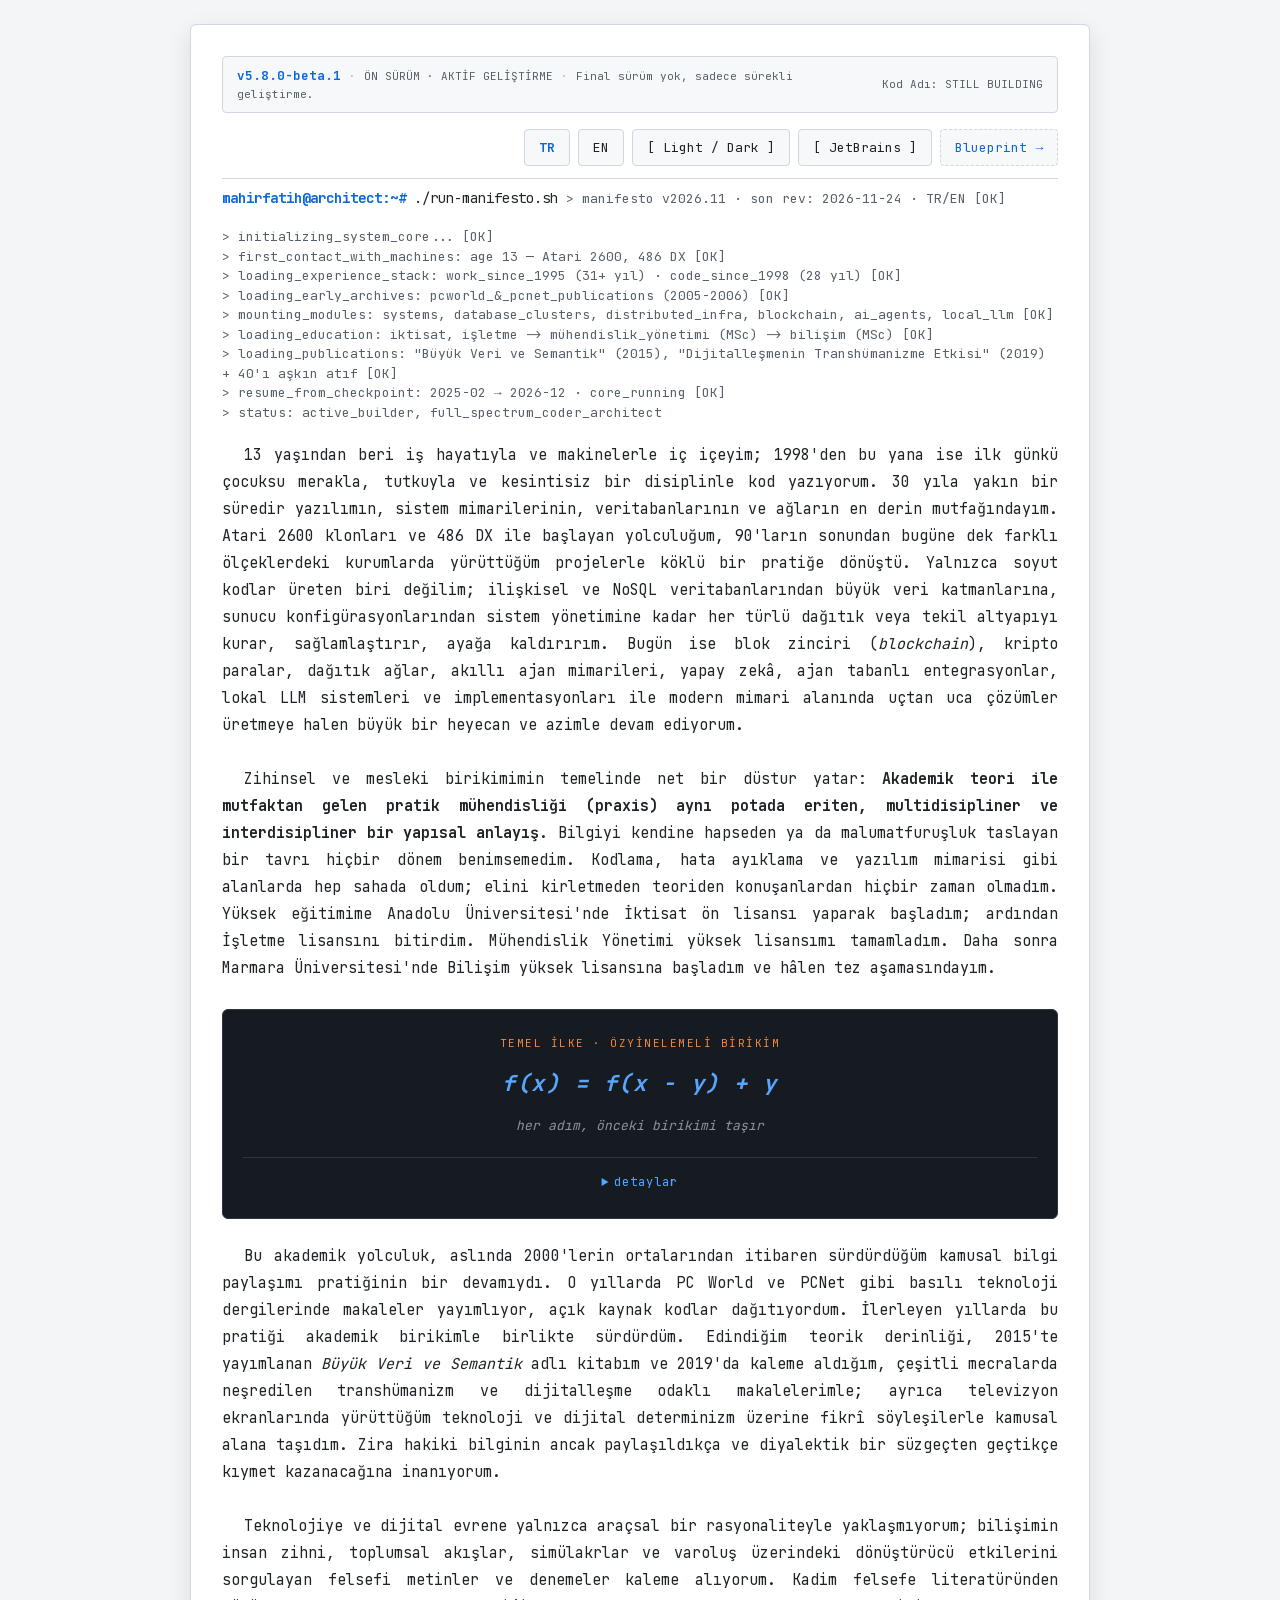
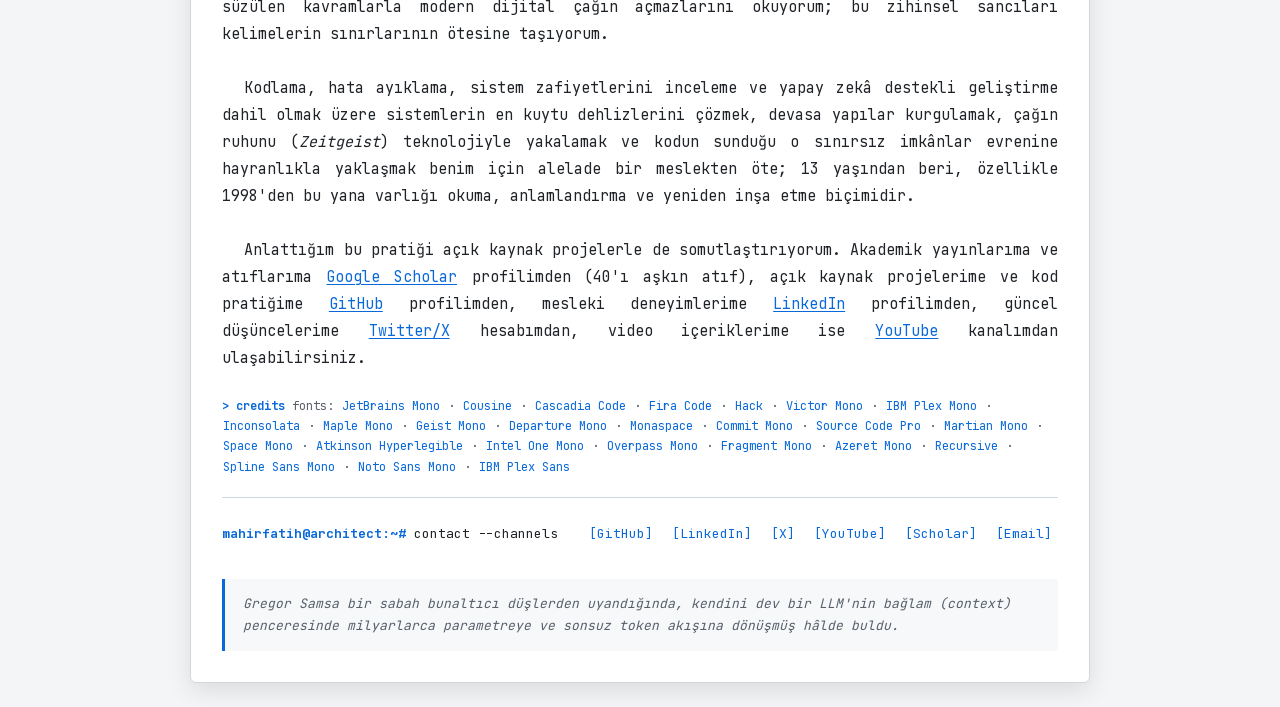
<file: index.html>
<!DOCTYPE html>
<html lang="tr" data-lang="tr" data-theme="light" data-font="jetbrains" data-design="terminal">
<head>
    <meta charset="UTF-8">
    <meta name="viewport" content="width=device-width, initial-scale=1.0">
    <title>Mahir Fatih — Active Builder, Full-Spectrum Coder &amp; Architect</title>
    <meta name="description" content="Mahir Fatih — Active Builder, Full-Spectrum Coder &amp; Architect. 1998'den beri kod yazıyor; dağıtık sistemler, veritabanları, blok zinciri, yapay zekâ ve yerel LLM çözümleri.">
    <meta name="author" content="Mahir Fatih">
    <meta name="robots" content="index, follow">
    <meta name="theme-color" content="#f4f5f7" media="(prefers-color-scheme: light)">
    <meta name="theme-color" content="#0d1117" media="(prefers-color-scheme: dark)">
    <link rel="canonical" href="https://mahirfatih.com/">
    <link rel="icon" href="/images/favicon.svg" type="image/svg+xml">
    <link rel="icon" href="/images/favicon.png" sizes="512x512" type="image/png">
    <link rel="apple-touch-icon" href="/images/favicon.png">

    <meta property="og:type" content="website">
    <meta property="og:site_name" content="Mahir Fatih">
    <meta property="og:title" content="Mahir Fatih — Active Builder, Full-Spectrum Coder &amp; Architect">
    <meta property="og:description" content="Mahir Fatih — Active Builder, Full-Spectrum Coder &amp; Architect. Dağıtık sistemler, veritabanları, blok zinciri, yapay zekâ ve yerel LLM çözümleri.">
    <meta property="og:url" content="https://mahirfatih.com/">
    <meta property="og:image" content="https://mahirfatih.com/images/og-image.png">
    <meta property="og:image:width" content="1200">
    <meta property="og:image:height" content="630">
    <meta property="og:image:alt" content="Mahir Fatih — Active Builder, Full-Spectrum Coder &amp; Architect">
    <meta property="og:locale" content="tr_TR">
    <meta property="og:locale:alternate" content="en_US">

    <meta name="twitter:card" content="summary_large_image">
    <meta name="twitter:title" content="Mahir Fatih — Active Builder, Full-Spectrum Coder &amp; Architect">
    <meta name="twitter:description" content="Mahir Fatih — Active Builder, Full-Spectrum Coder &amp; Architect. Dağıtık sistemler, veritabanları, blok zinciri, yapay zekâ ve yerel LLM çözümleri.">
    <meta name="twitter:image" content="https://mahirfatih.com/images/og-image.png">

    <!-- early boot: apply stored theme/lang/font before first paint (no FOUC) -->
    <script>
    try {
        var d = document.documentElement;
        var t = localStorage.getItem('theme');
        d.dataset.theme = (t === 'light' || t === 'dark') ? t
            : (window.matchMedia && matchMedia('(prefers-color-scheme: dark)').matches ? 'dark' : 'light');
        var l = localStorage.getItem('lang');
        if (l === 'en' || l === 'tr') { d.dataset.lang = l; d.lang = l; }
        var f = localStorage.getItem('font');
        if (f) d.dataset.font = f;
    } catch (e) { /* private mode: defaults stay */ }
    </script>

    <!-- the default face is self-hosted: no third-party request on first paint -->
    <link rel="preload" href="/fonts/jetbrains-latin.woff2" as="font" type="font/woff2" crossorigin>
    <link rel="preload" href="/fonts/jetbrains-latin-ext.woff2" as="font" type="font/woff2" crossorigin>

    <link rel="stylesheet" href="/css/base.css">
    <link rel="stylesheet" href="/css/terminal.css">

    <script type="application/ld+json">
    {
      "@context": "https://schema.org",
      "@graph": [
        {
          "@type": "Person",
          "@id": "https://mahirfatih.com/#person",
          "name": "Mahir Fatih",
          "url": "https://mahirfatih.com/",
          "jobTitle": "Yazılım Mimarı",
          "description": "1998'den beri kod yazıyor; dağıtık sistemler, veritabanları, blok zinciri, yapay zekâ ve yerel LLM çözümleri üzerine çalışıyor.",
          "knowsAbout": ["Distributed Systems", "Databases", "Blockchain", "Artificial Intelligence", "Local LLM", "Systems Architecture"],
          "alumniOf": [
            { "@type": "CollegeOrUniversity", "name": "Anadolu Üniversitesi" },
            { "@type": "CollegeOrUniversity", "name": "Marmara Üniversitesi" }
          ],
          "sameAs": [
            "https://github.com/mahirfatih",
            "https://linkedin.com/in/mahirfatih",
            "https://x.com/mahirfatihunal",
            "https://www.youtube.com/@mahirfatihunal",
            "https://scholar.google.com/citations?user=o7zAj_cAAAAJ"
          ]
        },
        {
          "@type": "WebSite",
          "@id": "https://mahirfatih.com/#website",
          "url": "https://mahirfatih.com/",
          "name": "Mahir Fatih",
          "inLanguage": ["tr", "en"],
          "publisher": { "@id": "https://mahirfatih.com/#person" }
        }
      ]
    }
    </script>

    <script defer src="/js/i18n.js"></script>
    <script defer src="/js/fonts.js"></script>
    <script defer src="/js/terminal.js"></script>
</head>
<body data-sections="ui,profile,manifesto,contact,terminal,formula">
    <a class="skip-link" href="#main" data-i18n="ui.skipLink">İçeriğe geç</a>

    <div class="terminal-container">
        <header class="site-header">
            <h1 class="sr-only">Mahir Fatih — Active Builder, Full-Spectrum Coder &amp; Architect</h1>

            <div class="status-bar" title="Mahir Fatih — kişisel sürüm sistemi">
                <div class="status-left" id="status-left">
                    <b data-i18n="profile.version">v…</b><span class="status-sep">·</span><span data-i18n-html="terminal.statusLeft"></span>
                </div>
                <div class="status-right" id="status-right" data-i18n="terminal.statusRight"></div>
            </div>

            <div class="terminal-header">
                <div class="header-controls">
                    <button type="button" class="lang-toggle" data-lang-btn="tr"
                            data-i18n-aria="ui.langTr" aria-pressed="true">TR</button>
                    <button type="button" class="lang-toggle" data-lang-btn="en"
                            data-i18n-aria="ui.langEn" aria-pressed="false">EN</button>
                    <button type="button" class="theme-toggle" id="theme-btn"
                            data-i18n-aria="ui.themeAria" aria-pressed="false">[ Light / Dark ]</button>
                    <button type="button" class="font-toggle" id="font-btn"
                            aria-label="Yazı tipini değiştir [ JetBrains ]">[ JetBrains ]</button>
                    <a class="design-toggle" href="/blueprint.html"
                       data-i18n="ui.switchShort" data-i18n-aria="ui.switchAria">Blueprint →</a>
                </div>
                <div class="prompt-line">
                    <span class="command">mahirfatih@architect:~#</span>
                    <span data-i18n="terminal.prompt">./run-manifesto.sh</span>
                    <span class="manifesto-version" id="manifesto-version" data-i18n="terminal.manifestoVersion"></span>
                </div>
            </div>
        </header>

        <noscript>
            <div class="noscript-note">
                <strong>Bu sayfa JavaScript ile render ediliyor.</strong> İçeriğin tamamı için JavaScript'i açın.<br>
                <strong>This page renders with JavaScript.</strong> Enable JavaScript to see the full manifesto.<br>
                <a href="https://github.com/mahirfatih" target="_blank" rel="noopener noreferrer">GitHub</a> ·
                <a href="https://linkedin.com/in/mahirfatih" target="_blank" rel="noopener noreferrer">LinkedIn</a> ·
                <a href="https://scholar.google.com/citations?user=o7zAj_cAAAAJ" target="_blank" rel="noopener noreferrer">Scholar</a> ·
                <a href="mailto:irtibat@mahirfatih.com">Email</a> ·
                <a href="/blueprint.html">Blueprint</a>
            </div>
        </noscript>

        <main id="main">
            <div class="system-logs" id="system-logs" role="log" data-i18n-aria="terminal.logLabel"></div>

            <div class="manifesto-content" id="manifesto"></div>

            <div class="font-credits">
                <span class="command">&gt; credits</span> fonts:
                <a href="https://github.com/JetBrains/JetBrainsMono" target="_blank" rel="noopener noreferrer">JetBrains Mono</a> ·
                <a href="https://github.com/google/fonts/tree/main/ofl/cousine" target="_blank" rel="noopener noreferrer">Cousine</a> ·
                <a href="https://github.com/microsoft/cascadia-code" target="_blank" rel="noopener noreferrer">Cascadia Code</a> ·
                <a href="https://github.com/tonsky/FiraCode" target="_blank" rel="noopener noreferrer">Fira Code</a> ·
                <a href="https://github.com/source-foundry/Hack" target="_blank" rel="noopener noreferrer">Hack</a> ·
                <a href="https://github.com/rubjo/victor-mono" target="_blank" rel="noopener noreferrer">Victor Mono</a> ·
                <a href="https://github.com/IBM/plex" target="_blank" rel="noopener noreferrer">IBM Plex Mono</a> ·
                <a href="https://github.com/googlefonts/Inconsolata" target="_blank" rel="noopener noreferrer">Inconsolata</a> ·
                <a href="https://github.com/subframe7536/maple-font" target="_blank" rel="noopener noreferrer">Maple Mono</a> ·
                <a href="https://github.com/vercel/geist-font" target="_blank" rel="noopener noreferrer">Geist Mono</a> ·
                <a href="https://github.com/rektdeckard/departure-mono" target="_blank" rel="noopener noreferrer">Departure Mono</a> ·
                <a href="https://github.com/githubnext/monaspace" target="_blank" rel="noopener noreferrer">Monaspace</a> ·
                <a href="https://github.com/eigilnikolajsen/commit-mono" target="_blank" rel="noopener noreferrer">Commit Mono</a> ·
                <a href="https://github.com/adobe-fonts/source-code-pro" target="_blank" rel="noopener noreferrer">Source Code Pro</a> ·
                <a href="https://github.com/google/fonts/tree/main/ofl/martianmono" target="_blank" rel="noopener noreferrer">Martian Mono</a> ·
                <a href="https://github.com/google/fonts/tree/main/ofl/spacemono" target="_blank" rel="noopener noreferrer">Space Mono</a> ·
                <a href="https://github.com/googlefonts/atkinson-hyperlegible" target="_blank" rel="noopener noreferrer">Atkinson Hyperlegible</a> ·
                <a href="https://github.com/intel/intel-one-mono" target="_blank" rel="noopener noreferrer">Intel One Mono</a> ·
                <a href="https://github.com/RedHatBrand/Overpass" target="_blank" rel="noopener noreferrer">Overpass Mono</a> ·
                <a href="https://github.com/weiweihuanghuang/fragment-mono" target="_blank" rel="noopener noreferrer">Fragment Mono</a> ·
                <a href="https://github.com/displaay/Azeret" target="_blank" rel="noopener noreferrer">Azeret Mono</a> ·
                <a href="https://github.com/ArrowType/recursive" target="_blank" rel="noopener noreferrer">Recursive</a> ·
                <a href="https://github.com/SorkinType/SplineSansMono" target="_blank" rel="noopener noreferrer">Spline Sans Mono</a> ·
                <a href="https://github.com/notofonts/latin-greek-cyrillic" target="_blank" rel="noopener noreferrer">Noto Sans Mono</a> ·
                <a href="https://github.com/IBM/plex" target="_blank" rel="noopener noreferrer">IBM Plex Sans</a>
            </div>
        </main>

        <footer>
            <div class="terminal-footer">
                <div><span class="command">mahirfatih@architect:~#</span> <span data-i18n="contact.prompt">contact --channels</span></div>
                <div class="channels">
                    <a href="https://github.com/mahirfatih" target="_blank" rel="noopener noreferrer">[GitHub]</a>
                    <a href="https://linkedin.com/in/mahirfatih" target="_blank" rel="noopener noreferrer">[LinkedIn]</a>
                    <a href="https://x.com/mahirfatihunal" target="_blank" rel="noopener noreferrer">[X]</a>
                    <a href="https://www.youtube.com/@mahirfatihunal" target="_blank" rel="noopener noreferrer">[YouTube]</a>
                    <a href="https://scholar.google.com/citations?user=o7zAj_cAAAAJ" target="_blank" rel="noopener noreferrer">[Scholar]</a>
                    <a href="mailto:irtibat@mahirfatih.com">[Email]</a>
                </div>
            </div>

            <blockquote class="quote" id="quote-text" role="note"
                        data-i18n="terminal.quote" data-i18n-aria="terminal.quoteLabel"></blockquote>
        </footer>
    </div>
</body>
</html>
</file>
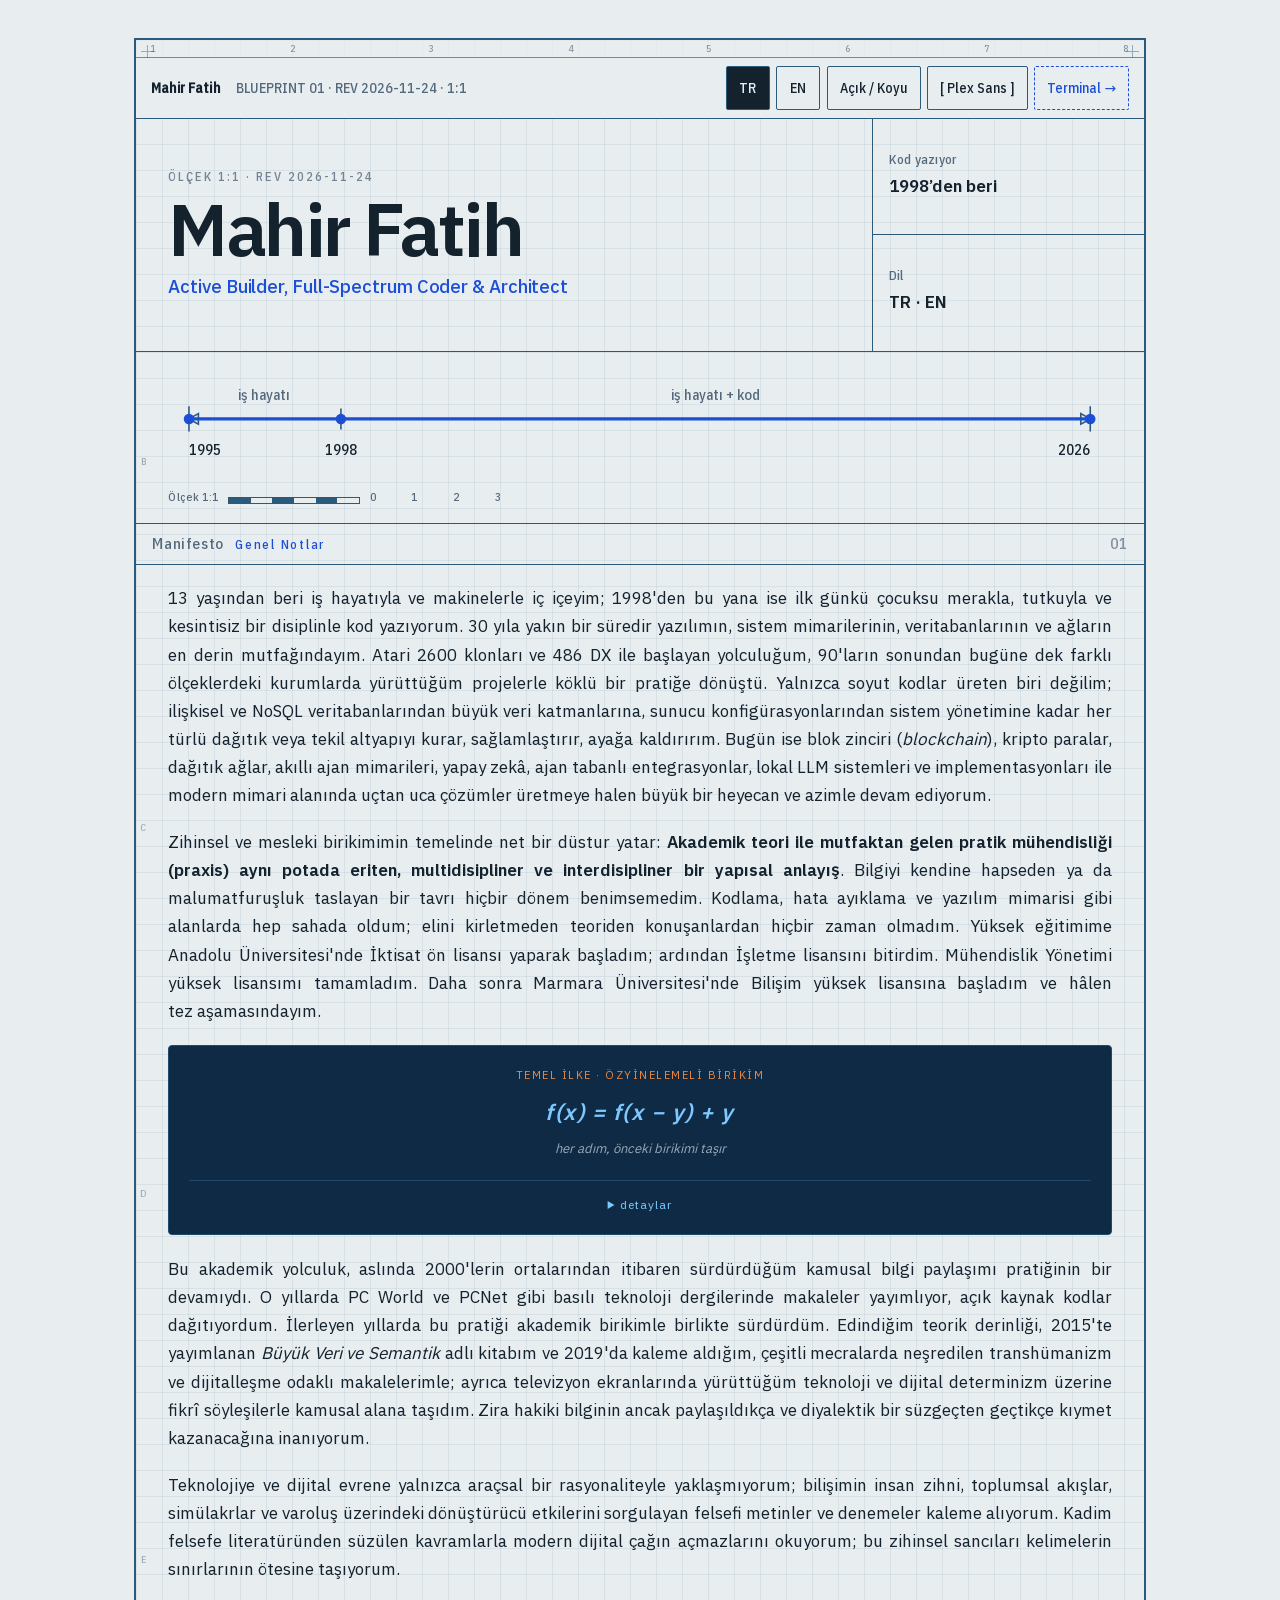
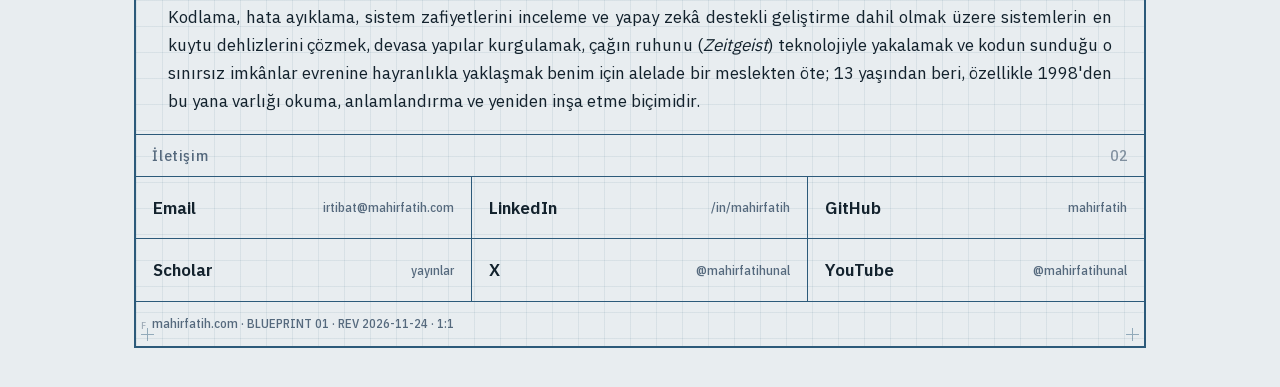
<file: blueprint.html>
<!DOCTYPE html>
<html lang="tr" data-lang="tr" data-theme="light" data-font="plexsans" data-design="blueprint">
<head>
    <meta charset="UTF-8">
    <meta name="viewport" content="width=device-width, initial-scale=1.0">
    <title>Mahir Fatih — Blueprint</title>
    <meta name="description" content="Mahir Fatih — Active Builder, Full-Spectrum Coder &amp; Architect. 1998'den beri kod yazıyor; dağıtık sistemler, veritabanları, blok zinciri, yapay zekâ ve yerel LLM çözümleri.">
    <meta name="author" content="Mahir Fatih">
    <meta name="robots" content="noindex, follow">
    <meta name="theme-color" content="#e8edf0" media="(prefers-color-scheme: light)">
    <meta name="theme-color" content="#0f2a44" media="(prefers-color-scheme: dark)">
    <link rel="canonical" href="https://mahirfatih.com/blueprint.html">
    <link rel="icon" href="/images/favicon.svg" type="image/svg+xml">
    <link rel="icon" href="/images/favicon.png" sizes="512x512" type="image/png">
    <link rel="apple-touch-icon" href="/images/favicon.png">

    <meta property="og:type" content="website">
    <meta property="og:site_name" content="Mahir Fatih">
    <meta property="og:title" content="Mahir Fatih — Blueprint">
    <meta property="og:description" content="Mahir Fatih — Active Builder, Full-Spectrum Coder &amp; Architect. Dağıtık sistemler, veritabanları, blok zinciri, yapay zekâ ve yerel LLM çözümleri.">
    <meta property="og:url" content="https://mahirfatih.com/blueprint.html">
    <meta property="og:image" content="https://mahirfatih.com/images/og-image.png">
    <meta property="og:image:width" content="1200">
    <meta property="og:image:height" content="630">
    <meta property="og:image:alt" content="Mahir Fatih — Blueprint">
    <meta property="og:locale" content="tr_TR">
    <meta property="og:locale:alternate" content="en_US">

    <meta name="twitter:card" content="summary_large_image">
    <meta name="twitter:title" content="Mahir Fatih — Blueprint">
    <meta name="twitter:description" content="Mahir Fatih — Active Builder, Full-Spectrum Coder &amp; Architect. Dağıtık sistemler, veritabanları, blok zinciri, yapay zekâ ve yerel LLM çözümleri.">
    <meta name="twitter:image" content="https://mahirfatih.com/images/og-image.png">

    <!-- early boot: apply stored theme/lang/font before first paint (no FOUC) -->
    <script>
    try {
        var d = document.documentElement;
        var t = localStorage.getItem('theme');
        d.dataset.theme = (t === 'light' || t === 'dark') ? t
            : (window.matchMedia && matchMedia('(prefers-color-scheme: dark)').matches ? 'dark' : 'light');
        var l = localStorage.getItem('lang');
        if (l === 'en' || l === 'tr') { d.dataset.lang = l; d.lang = l; }
        var f = localStorage.getItem('font:blueprint');
        if (f) d.dataset.font = f;
    } catch (e) { /* private mode: defaults stay */ }
    </script>

    <!-- self-hosted: no third-party request on first paint -->
    <link rel="preload" href="/fonts/plexsans-latin.woff2" as="font" type="font/woff2" crossorigin>
    <link rel="preload" href="/fonts/plexsans-latin-ext.woff2" as="font" type="font/woff2" crossorigin>
    <link rel="preload" href="/fonts/plexcond-latin.woff2" as="font" type="font/woff2" crossorigin>

    <link rel="stylesheet" href="/css/base.css">
    <link rel="stylesheet" href="/css/blueprint.css">

    <script defer src="/js/i18n.js"></script>
    <script defer src="/js/fonts.js"></script>
    <script defer src="/js/blueprint.js"></script>
</head>
<body data-sections="ui,profile,manifesto,contact,blueprint,formula">
    <a class="skip-link" href="#main" data-i18n="ui.skipLink">İçeriğe geç</a>

    <div class="sheet">
        <div class="frame">
            <div class="regmarks" aria-hidden="true"><span></span><span></span><span></span><span></span></div>
            <div class="coords-y" aria-hidden="true"><span>A</span><span>B</span><span>C</span><span>D</span><span>E</span><span>F</span></div>
            <div class="coords-x" aria-hidden="true"><span>1</span><span>2</span><span>3</span><span>4</span><span>5</span><span>6</span><span>7</span><span>8</span></div>

            <div class="bar">
                <span class="who" data-i18n="profile.name">Mahir Fatih</span>
                <span class="meta" data-i18n="blueprint.sheetLine">BLUEPRINT 01 · REV 2026-⁠11-⁠24 · 1:1</span>
                <div class="controls" role="group" data-i18n-aria="blueprint.controls" aria-label="Kontroller">
                    <button type="button" data-lang-btn="tr" aria-pressed="true">TR</button>
                    <button type="button" data-lang-btn="en" aria-pressed="false">EN</button>
                    <button type="button" id="theme-btn" aria-pressed="false"
                            data-i18n="blueprint.theme">Açık / Koyu</button>
                    <button type="button" id="font-btn"
                            aria-label="Yazı tipini değiştir [ Plex Sans ]">[ Plex Sans ]</button>
                    <a class="switch" href="/" data-i18n="blueprint.switchShort"
                       data-i18n-aria="blueprint.switchLabel">Terminal →</a>
                </div>
            </div>

            <noscript>
                <div class="noscript-note">
                    <strong>Bu sayfa JavaScript ile render ediliyor.</strong> İçeriğin tamamı için JavaScript'i açın.<br>
                    <strong>This page renders with JavaScript.</strong> Enable JavaScript to read the manifesto.<br>
                    <a href="https://github.com/mahirfatih" target="_blank" rel="noopener noreferrer">GitHub</a> ·
                    <a href="https://linkedin.com/in/mahirfatih" target="_blank" rel="noopener noreferrer">LinkedIn</a> ·
                    <a href="https://scholar.google.com/citations?user=o7zAj_cAAAAJ" target="_blank" rel="noopener noreferrer">Scholar</a> ·
                    <a href="mailto:irtibat@mahirfatih.com">Email</a> ·
                    <a href="/">Terminal</a>
                </div>
            </noscript>

            <main id="main">

                <!-- ---------- title block ---------- -->
                <section class="hero">
                    <div class="hero-main">
                        <p class="hero-note" aria-hidden="true" data-i18n="blueprint.heroNote">ÖLÇEK 1:1 · REV 2026-⁠11-⁠24</p>
                        <h1><span data-i18n="profile.name">Mahir Fatih</span></h1>
                        <p class="tagline" data-i18n="profile.identity">Active Builder, Full-Spectrum Coder &amp; Architect</p>
                    </div>
                    <dl class="tb">
                        <div>
                            <dt data-i18n="blueprint.codeLabel">Kod yazıyor</dt>
                            <dd data-i18n="blueprint.sinceCode">1998’den beri</dd>
                        </div>
                        <div>
                            <dt data-i18n="blueprint.languagesLabel">Dil</dt>
                            <dd>TR · EN</dd>
                        </div>
                    </dl>
                </section>

                <!-- ---------- dimension line ---------- -->
                <section class="dim" aria-label="1995 — 1998 — bugün">
                    <svg viewBox="0 0 900 96" role="img">
                        <title data-i18n="blueprint.axisTitle">1995’te iş hayatı, 1998’de kod, bugüne kadar</title>
                        <path class="ln" d="M20 40H880M20 28V52M880 28V52M20 40l9-5v10zM880 40l-9-5v10z"/>
                        <path class="ln" d="M165 30V50"/>
                        <path class="ac" pathLength="1" d="M20 40H880"/>
                        <circle cx="20" cy="40" r="5" fill="var(--accent)"/>
                        <circle cx="165" cy="40" r="5" fill="var(--accent)"/>
                        <circle cx="880" cy="40" r="5" fill="var(--accent)"/>
                        <text x="20" y="74">1995</text>
                        <text x="165" y="74" text-anchor="middle">1998</text>
                        <text x="880" y="74" text-anchor="end"><tspan id="dimension-end-year">2026</tspan></text>
                        <text class="m" x="92" y="22" text-anchor="middle"><tspan data-i18n="blueprint.axisWork">iş hayatı</tspan></text>
                        <text class="m" x="522" y="22" text-anchor="middle"><tspan data-i18n="blueprint.axisWorkCode">iş hayatı + kod</tspan></text>
                    </svg>
                    <div class="scalebar" aria-hidden="true">
                        <span class="sb-label" data-i18n="blueprint.scaleLabel">Ölçek 1:1</span>
                        <span class="sb-track"><i></i><i></i><i></i><i></i><i></i><i></i></span>
                        <span class="sb-ticks"><span>0</span><span>1</span><span>2</span><span>3</span></span>
                    </div>
                </section>

                <!-- ---------- manifesto ---------- -->
                <h2>
                    <span class="h2-main">
                        <span data-i18n="blueprint.manifestoHeading">Manifesto</span>
                        <span class="sub" data-i18n="blueprint.notesLabel">Genel Notlar</span>
                    </span>
                    <span class="idx">01</span>
                </h2>
                <div class="notes">
                    <div class="prose">
                        <p data-i18n-html="manifesto.0"></p>
                        <p data-i18n-html="manifesto.1"></p>
                        <div class="formula-block">
                            <div class="formula-tag">
                                <span class="tag-closed" data-i18n="formula.tagClosed"></span>
                                <span class="tag-open" data-i18n="formula.tagOpen"></span>
                            </div>
                            <div class="formula" data-i18n="formula.simple">f(x) = f(x − y) + y</div>
                            <div class="formula-sub" data-i18n="formula.sub"></div>
                            <details class="formula-details">
                                <summary data-i18n="formula.summary"></summary>
                                <div class="formula-detail-body">
                                    <p class="formula-step" data-i18n="formula.step"></p>
                                    <div class="formula formula-meta" data-i18n="formula.extended">f(x) ≈ α·f(x−y) + β·y − T·ΔS + σ·ε(x)</div>
                                    <div class="formula-legend">
                                        <span data-i18n="formula.legend.entropy"></span>
                                        <span data-i18n="formula.legend.chance"></span>
                                    </div>
                                    <p class="formula-explain" data-i18n="formula.explain"></p>
                                </div>
                            </details>
                        </div>
                        <p data-i18n-html="manifesto.2"></p>
                        <p data-i18n-html="manifesto.3"></p>
                        <p data-i18n-html="manifesto.4"></p>
                    </div>
                </div>

                <!-- ---------- contact ---------- -->
                <h2>
                    <span data-i18n="blueprint.contactHeading">İletişim</span>
                    <span class="idx">02</span>
                </h2>
                <nav class="links" data-i18n-aria="contact.ariaLabel" aria-label="İletişim kanalları">
                    <a href="mailto:irtibat@mahirfatih.com">Email <span>irtibat@mahirfatih.com</span></a>
                    <a href="https://linkedin.com/in/mahirfatih" target="_blank" rel="noopener noreferrer">LinkedIn <span>/in/mahirfatih</span></a>
                    <a href="https://github.com/mahirfatih" target="_blank" rel="noopener noreferrer">GitHub <span>mahirfatih</span></a>
                    <a href="https://scholar.google.com/citations?user=o7zAj_cAAAAJ" target="_blank" rel="noopener noreferrer">Scholar <span data-i18n="contact.scholarLabel">yayınlar</span></a>
                    <a href="https://x.com/mahirfatihunal" target="_blank" rel="noopener noreferrer">X <span>@mahirfatihunal</span></a>
                    <a href="https://www.youtube.com/@mahirfatihunal" target="_blank" rel="noopener noreferrer">YouTube <span>@mahirfatihunal</span></a>
                </nav>

            </main>

            <footer class="sheet-footer">
                <span>mahirfatih.com · <span data-i18n="blueprint.sheetLine">BLUEPRINT 01 · REV 2026-⁠11-⁠24 · 1:1</span></span>
            </footer>

        </div>
    </div>
</body>
</html>
</file>
<file: css/base.css>
/* ==========================================================================
   base.css — ortak zemin
   reset · renk/tema mekanizması · tipografi · odak · @font-face
   Hiçbir tasarım bileşeni (kart, buton, tablo) burada yok.
   ========================================================================== */

/* ---------- reset ---------- */
*, *::before, *::after { box-sizing: border-box; margin: 0; padding: 0; }
html { -webkit-text-size-adjust: 100%; scroll-behavior: smooth; }

/* ---------- native controls follow the active theme ---------- */
html { color-scheme: light; }
html[data-theme="dark"] { color-scheme: dark; }

/* ==========================================================================
   Fonts — every face used by either design lives here.
   24 monospace families (terminal cycler) + IBM Plex Sans / Condensed (blueprint).
   ========================================================================== */

@font-face { font-family:"JetBrains Mono"; src:url("/fonts/jetbrains-latin.woff2") format("woff2"); font-weight:400 700; font-style:normal; font-display:swap; unicode-range:U+0000-00FF, U+0131, U+0152-0153, U+02BB-02BC, U+02C6, U+02DA, U+02DC, U+0304, U+0308, U+0329, U+2000-206F, U+20AC, U+2122, U+2191, U+2193, U+2212, U+2215, U+FEFF, U+FFFD }
@font-face { font-family:"JetBrains Mono"; src:url("/fonts/jetbrains-latin-ext.woff2") format("woff2"); font-weight:400 700; font-style:normal; font-display:swap; unicode-range:U+0100-02BA, U+02BD-02C5, U+02C7-02CC, U+02CE-02D7, U+02DD-02FF, U+0304, U+0308, U+0329, U+1D00-1DBF, U+1E00-1E9F, U+1EF2-1EFF, U+2020, U+20A0-20AB, U+20AD-20C4, U+2113, U+2C60-2C7F, U+A720-A7FF }

@font-face { font-family:"Cousine"; src:url("/fonts/cousine-regular.woff2") format("woff2"); font-weight:400; font-style:normal; font-display:swap; }
@font-face { font-family:"Cousine"; src:url("/fonts/cousine-bold.woff2") format("woff2"); font-weight:700; font-style:normal; font-display:swap; }
@font-face { font-family:"Cascadia Code"; src:url("/fonts/cascadia-regular.woff2") format("woff2"); font-weight:400; font-style:normal; font-display:swap; }
@font-face { font-family:"Cascadia Code"; src:url("/fonts/cascadia-bold.woff2") format("woff2"); font-weight:700; font-style:normal; font-display:swap; }
@font-face { font-family:"Fira Code"; src:url("/fonts/firacode-regular.woff2") format("woff2"); font-weight:400; font-style:normal; font-display:swap; }
@font-face { font-family:"Fira Code"; src:url("/fonts/firacode-bold.woff2") format("woff2"); font-weight:700; font-style:normal; font-display:swap; }
@font-face { font-family:"Hack"; src:url("/fonts/hack-regular.woff2") format("woff2"); font-weight:400; font-style:normal; font-display:swap; }
@font-face { font-family:"Hack"; src:url("/fonts/hack-bold.woff2") format("woff2"); font-weight:700; font-style:normal; font-display:swap; }
@font-face { font-family:"Victor Mono"; src:url("/fonts/victor-regular.woff2") format("woff2"); font-weight:400; font-style:normal; font-display:swap; }
@font-face { font-family:"Victor Mono"; src:url("/fonts/victor-bold.woff2") format("woff2"); font-weight:700; font-style:normal; font-display:swap; }
@font-face { font-family:"IBM Plex Mono"; src:url("/fonts/plex-regular.woff2") format("woff2"); font-weight:400; font-style:normal; font-display:swap; }
@font-face { font-family:"IBM Plex Mono"; src:url("/fonts/plex-bold.woff2") format("woff2"); font-weight:700; font-style:normal; font-display:swap; }
@font-face { font-family:"Inconsolata"; src:url("/fonts/inconsolata-regular.woff2") format("woff2"); font-weight:400; font-style:normal; font-display:swap; }
@font-face { font-family:"Inconsolata"; src:url("/fonts/inconsolata-bold.woff2") format("woff2"); font-weight:700; font-style:normal; font-display:swap; }
@font-face { font-family:"Maple Mono"; src:url("/fonts/maple-regular.woff2") format("woff2"); font-weight:400; font-style:normal; font-display:swap; }
@font-face { font-family:"Maple Mono"; src:url("/fonts/maple-bold.woff2") format("woff2"); font-weight:700; font-style:normal; font-display:swap; }
@font-face { font-family:"Geist Mono"; src:url("/fonts/geist-regular.woff2") format("woff2"); font-weight:400; font-style:normal; font-display:swap; }
@font-face { font-family:"Geist Mono"; src:url("/fonts/geist-bold.woff2") format("woff2"); font-weight:700; font-style:normal; font-display:swap; }
/* Departure Mono ships a single weight only. Declaring the missing bold face
   used to fire a 404 on every visit; the browser now synthesizes bold from
   the one real file instead of requesting one that does not exist. */
@font-face { font-family:"Departure Mono"; src:url("/fonts/departure-regular.woff2") format("woff2"); font-weight:400; font-style:normal; font-display:swap; }
@font-face { font-family:"Monaspace Argon"; src:url("/fonts/monaspace-regular.woff2") format("woff2"); font-weight:400; font-style:normal; font-display:swap; }
@font-face { font-family:"Monaspace Argon"; src:url("/fonts/monaspace-bold.woff2") format("woff2"); font-weight:700; font-style:normal; font-display:swap; }
@font-face { font-family:"Commit Mono"; src:url("/fonts/commit-regular.woff2") format("woff2"); font-weight:400; font-style:normal; font-display:swap; }
@font-face { font-family:"Commit Mono"; src:url("/fonts/commit-bold.woff2") format("woff2"); font-weight:700; font-style:normal; font-display:swap; }
@font-face { font-family:"Source Code Pro"; src:url("/fonts/sourcecode-regular.woff2") format("woff2"); font-weight:400; font-style:normal; font-display:swap; }
@font-face { font-family:"Source Code Pro"; src:url("/fonts/sourcecode-bold.woff2") format("woff2"); font-weight:700; font-style:normal; font-display:swap; }
@font-face { font-family:"Martian Mono"; src:url("/fonts/martian-regular.woff2") format("woff2"); font-weight:400; font-style:normal; font-display:swap; }
@font-face { font-family:"Martian Mono"; src:url("/fonts/martian-bold.woff2") format("woff2"); font-weight:700; font-style:normal; font-display:swap; }
@font-face { font-family:"Space Mono"; src:url("/fonts/space-regular.woff2") format("woff2"); font-weight:400; font-style:normal; font-display:swap; }
@font-face { font-family:"Space Mono"; src:url("/fonts/space-bold.woff2") format("woff2"); font-weight:700; font-style:normal; font-display:swap; }
@font-face { font-family:"Atkinson Hyperlegible Mono"; src:url("/fonts/atkinson-regular.woff2") format("woff2"); font-weight:400; font-style:normal; font-display:swap; }
@font-face { font-family:"Atkinson Hyperlegible Mono"; src:url("/fonts/atkinson-bold.woff2") format("woff2"); font-weight:700; font-style:normal; font-display:swap; }
@font-face { font-family:"Intel One Mono"; src:url("/fonts/intelone-regular.woff2") format("woff2"); font-weight:400; font-style:normal; font-display:swap; }
@font-face { font-family:"Intel One Mono"; src:url("/fonts/intelone-bold.woff2") format("woff2"); font-weight:700; font-style:normal; font-display:swap; }
@font-face { font-family:"Overpass Mono"; src:url("/fonts/overpass-regular.woff2") format("woff2"); font-weight:400; font-style:normal; font-display:swap; }
@font-face { font-family:"Overpass Mono"; src:url("/fonts/overpass-bold.woff2") format("woff2"); font-weight:700; font-style:normal; font-display:swap; }
@font-face { font-family:"Azeret Mono"; src:url("/fonts/azeret-regular.woff2") format("woff2"); font-weight:400; font-style:normal; font-display:swap; }
@font-face { font-family:"Azeret Mono"; src:url("/fonts/azeret-bold.woff2") format("woff2"); font-weight:700; font-style:normal; font-display:swap; }
@font-face { font-family:"Recursive Mono"; src:url("/fonts/recursive-regular.woff2") format("woff2"); font-weight:400; font-style:normal; font-display:swap; }
@font-face { font-family:"Recursive Mono"; src:url("/fonts/recursive-bold.woff2") format("woff2"); font-weight:700; font-style:normal; font-display:swap; }
@font-face { font-family:"Spline Sans Mono"; src:url("/fonts/spline-regular.woff2") format("woff2"); font-weight:400; font-style:normal; font-display:swap; }
@font-face { font-family:"Spline Sans Mono"; src:url("/fonts/spline-bold.woff2") format("woff2"); font-weight:700; font-style:normal; font-display:swap; }
@font-face { font-family:"Noto Sans Mono"; src:url("/fonts/notomono-regular.woff2") format("woff2"); font-weight:400; font-style:normal; font-display:swap; }
@font-face { font-family:"Noto Sans Mono"; src:url("/fonts/notomono-bold.woff2") format("woff2"); font-weight:700; font-style:normal; font-display:swap; }
/* Fragment Mono ships a single weight only (no bold upstream); the browser
   synthesizes bold from the one real file rather than requesting a 404. */
@font-face { font-family:"Fragment Mono"; src:url("/fonts/fragment-regular.woff2") format("woff2"); font-weight:400; font-style:normal; font-display:swap; }

/* IBM Plex Sans — variable (400 → 600), self-hosted, no third-party request */
@font-face { font-family:"IBM Plex Sans"; src:url("/fonts/plexsans-latin.woff2") format("woff2"); font-weight:400 600; font-style:normal; font-display:swap; unicode-range:U+0000-00FF, U+0131, U+0152-0153, U+02BB-02BC, U+02C6, U+02DA, U+02DC, U+0304, U+0308, U+0329, U+2000-206F, U+20AC, U+2122, U+2191, U+2193, U+2212, U+2215, U+FEFF, U+FFFD }
@font-face { font-family:"IBM Plex Sans"; src:url("/fonts/plexsans-latin-ext.woff2") format("woff2"); font-weight:400 600; font-style:normal; font-display:swap; unicode-range:U+0100-02BA, U+02BD-02C5, U+02C7-02CC, U+02CE-02D7, U+02DD-02FF, U+0304, U+0308, U+0329, U+1D00-1DBF, U+1E00-1E9F, U+1EF2-1EFF, U+2020, U+20A0-20AB, U+20AD-20C4, U+2113, U+2C60-2C7F, U+A720-A7FF }
@font-face { font-family:"IBM Plex Sans Condensed"; src:url("/fonts/plexcond-latin.woff2") format("woff2"); font-weight:500; font-style:normal; font-display:swap; unicode-range:U+0000-00FF, U+0131, U+0152-0153, U+02BB-02BC, U+02C6, U+02DA, U+02DC, U+0304, U+0308, U+0329, U+2000-206F, U+20AC, U+2122, U+2191, U+2193, U+2212, U+2215, U+FEFF, U+FFFD }
@font-face { font-family:"IBM Plex Sans Condensed"; src:url("/fonts/plexcond-latin-ext.woff2") format("woff2"); font-weight:500; font-style:normal; font-display:swap; unicode-range:U+0100-02BA, U+02BD-02C5, U+02C7-02CC, U+02CE-02D7, U+02DD-02FF, U+0304, U+0308, U+0329, U+1D00-1DBF, U+1E00-1E9F, U+1EF2-1EFF, U+2020, U+20A0-20AB, U+20AD-20C4, U+2113, U+2C60-2C7F, U+A720-A7FF }

/* ==========================================================================
   Type — one variable drives every face on both designs.
   The blueprint design keeps its own condensed label face; only body text follows.
   ========================================================================== */
:root, html {
    --font: "JetBrains Mono", ui-monospace, SFMono-Regular, Menlo, Consolas, monospace;
    --font-cond: "IBM Plex Sans Condensed", "Arial Narrow", system-ui, sans-serif;
    --vh: 100vh;
}
html[data-font="cousine"]   { --font:"Cousine", ui-monospace, SFMono-Regular, Menlo, monospace; }
html[data-font="cascadia"]   { --font:"Cascadia Code", ui-monospace, SFMono-Regular, Menlo, monospace; }
html[data-font="firacode"]   { --font:"Fira Code", ui-monospace, SFMono-Regular, Menlo, monospace; }
html[data-font="hack"]       { --font:"Hack", ui-monospace, SFMono-Regular, Menlo, monospace; }
html[data-font="victor"]     { --font:"Victor Mono", ui-monospace, SFMono-Regular, Menlo, monospace; }
html[data-font="plex"]       { --font:"IBM Plex Mono", ui-monospace, SFMono-Regular, Menlo, monospace; }
html[data-font="inconsolata"]{ --font:"Inconsolata", ui-monospace, SFMono-Regular, Menlo, monospace; }
html[data-font="maple"]      { --font:"Maple Mono", ui-monospace, SFMono-Regular, Menlo, monospace; }
html[data-font="geist"]      { --font:"Geist Mono", ui-monospace, SFMono-Regular, Menlo, monospace; }
html[data-font="departure"]  { --font:"Departure Mono", ui-monospace, SFMono-Regular, Menlo, monospace; }
html[data-font="monaspace"]  { --font:"Monaspace Argon", ui-monospace, SFMono-Regular, Menlo, monospace; }
html[data-font="commit"]     { --font:"Commit Mono", ui-monospace, SFMono-Regular, Menlo, monospace; }
html[data-font="sourcecode"] { --font:"Source Code Pro", ui-monospace, SFMono-Regular, Menlo, monospace; }
html[data-font="martian"]    { --font:"Martian Mono", ui-monospace, SFMono-Regular, Menlo, monospace; }
html[data-font="space"]      { --font:"Space Mono", ui-monospace, SFMono-Regular, Menlo, monospace; }
html[data-font="atkinson"]   { --font:"Atkinson Hyperlegible Mono", ui-monospace, SFMono-Regular, Menlo, monospace; }
html[data-font="intelone"]   { --font:"Intel One Mono", ui-monospace, SFMono-Regular, Menlo, monospace; }
html[data-font="overpass"]   { --font:"Overpass Mono", ui-monospace, SFMono-Regular, Menlo, monospace; }
html[data-font="fragment"]   { --font:"Fragment Mono", ui-monospace, SFMono-Regular, Menlo, monospace; }
html[data-font="azeret"]     { --font:"Azeret Mono", ui-monospace, SFMono-Regular, Menlo, monospace; }
html[data-font="recursive"]  { --font:"Recursive Mono", ui-monospace, SFMono-Regular, Menlo, monospace; }
html[data-font="spline"]     { --font:"Spline Sans Mono", ui-monospace, SFMono-Regular, Menlo, monospace; }
html[data-font="notomono"]   { --font:"Noto Sans Mono", ui-monospace, SFMono-Regular, Menlo, monospace; }
html[data-font="plexsans"]   { --font:"IBM Plex Sans", system-ui, -apple-system, "Segoe UI", Roboto, sans-serif; }
html[data-font="plexcond"]   { --font:"IBM Plex Sans Condensed", "Arial Narrow", system-ui, sans-serif; }

/* ---------- language ----------
   The document ships in Turkish; the other language is hidden.
   Switching flips one attribute on <html>, nothing else.               */
html[data-lang="tr"] [lang="en"],
html[data-lang="en"] [lang="tr"] { display: none; }
html { text-size-adjust: 100%; }

/* ---------- a11y ---------- */
a:focus-visible, button:focus-visible, summary:focus-visible, [tabindex]:focus-visible {
    outline: 2px solid var(--accent-color, #0969da);
    outline-offset: 2px;
}
html[data-theme="dark"] a:focus-visible,
html[data-theme="dark"] button:focus-visible,
html[data-theme="dark"] summary:focus-visible,
html[data-theme="dark"] [tabindex]:focus-visible { outline-color: var(--accent-color, #58a6ff); }

.sr-only {
    position: absolute; width: 1px; height: 1px; padding: 0; margin: -1px;
    overflow: hidden; clip: rect(0 0 0 0); white-space: nowrap; border: 0;
}

.skip-link {
    position: absolute; left: clamp(8px, 2vw, 16px); top: -60px; z-index: 20;
    background: var(--accent-color, #0969da); color: var(--accent-ink, #fff);
    padding: 10px 14px; border-radius: 4px; font-size: 13px;
    text-decoration: none; transition: top .15s ease;
}
.skip-link:focus { top: clamp(8px, 2vw, 16px); }

/* ---------- JavaScript off ---------- */
.noscript-note {
    background:#fff8c5; border:1px solid #d4a72c; color:#7d4e00;
    padding:clamp(8px,1.6vw,12px) clamp(10px,1.8vw,14px);
    border-radius:4px; font-size:clamp(11px,1.4vw,13px); line-height:1.6;
    margin-bottom:clamp(12px,2vw,16px); overflow-wrap:anywhere;
}
html[data-theme="dark"] .noscript-note { background:#3a2d00; border-color:#9e6a03; color:#e3b341; }
.noscript-note a { color: inherit; }

/* ---------- content that could not be loaded ---------- */
.content-error {
    font-size: clamp(12px, 1.6vw, 15px); line-height: 1.7;
    border: 1px dashed var(--border-color, #d0d7de);
    padding: clamp(14px, 3vw, 22px); border-radius: 4px;
    color: var(--dim-text, #57606a);
    overflow-wrap: anywhere;
}

/* ---------- misc ---------- */
img, svg { max-width: 100%; }
::selection { background: var(--accent-color, #0969da); color: var(--accent-ink, #fff); }

@media (prefers-reduced-motion: reduce) {
    html { scroll-behavior: auto; }
    *, *::before, *::after {
        animation-duration: .01ms !important;
        animation-iteration-count: 1 !important;
        transition-duration: .01ms !important;
    }
}
</file>
<file: css/terminal.css>
/* ==========================================================================
   terminal.css — Tasarım 1 (terminal kabuğu)
   Bu dosyayı değiştirmek base.css'i etkilemez; tersi de geçerli.
   ========================================================================== */

/* ---------- palette (light is the default) ---------- */
html {
    --bg-color: #f4f5f7;
    --text-color: #1f2328;
    --container-bg: #ffffff;
    --border-color: #d0d7de;
    --accent-color: #0969da;
    --accent-ink: #ffffff;
    --dim-text: #57606a;
    --code-bg: #f6f8fa;
}
html[data-theme="dark"] {
    --bg-color: #0d1117;
    --text-color: #c9d1d9;
    --container-bg: #161b22;
    --border-color: #30363d;
    --accent-color: #58a6ff;
    --accent-ink: #0d1117;
    --dim-text: #8b949e;
    --code-bg: #1f242c;
}

/* ---------- page ---------- */
body {
    background-color: var(--bg-color);
    color: var(--text-color);
    font-family: var(--font);
    margin: 0;
    padding: clamp(16px, 4.5vw, 24px);
    display: flex;
    justify-content: center;
    min-height: var(--vh);
    min-height: 100dvh;
    overflow-x: hidden;
}
.terminal-container {
    width: 100%; max-width: min(900px, 100%);
    background-color: var(--container-bg);
    border: 1px solid var(--border-color);
    border-radius: 6px;
    box-shadow: 0 8px 24px rgba(0,0,0,.1);
    padding: clamp(18px, 2.4vw, 32px);
    box-sizing: border-box;
    margin: auto;
}

/* ---------- header ---------- */
.site-header { display: block; }
.terminal-header {
    display: flex; flex-direction: column;
    gap: clamp(8px, 1.2vw, 10px);
    margin-bottom: clamp(14px, 2.5vw, 20px);
    font-size: clamp(11.5px, 1.5vw, 14px);
}
.header-controls {
    display: flex; gap: 8px; flex-wrap: wrap;
    justify-content: flex-end; margin-left: auto;
    padding-bottom: clamp(8px, 1.4vw, 12px);
    border-bottom: 1px solid var(--border-color);
    width: 100%;
}
.command { color: var(--accent-color); font-weight: bold; }
.theme-toggle, .lang-toggle, .font-toggle, .design-toggle {
    background: var(--code-bg);
    border: 1px solid var(--border-color);
    color: var(--text-color);
    padding: clamp(7px, .8vw, 9px) clamp(10px, 1.4vw, 14px);
    border-radius: 4px;
    cursor: pointer;
    font-family: inherit;
    font-size: clamp(11px, 1.3vw, 13px);
    white-space: nowrap;
    min-height: 2.25rem;
    display: inline-flex;
    align-items: center;
    text-decoration: none;
}
.theme-toggle:hover, .lang-toggle:hover, .font-toggle:hover, .design-toggle:hover {
    border-color: var(--accent-color);
}
.lang-toggle.active { color: var(--accent-color); font-weight: bold; }
.design-toggle {
    border-style: dashed;
    color: var(--accent-color);
}
.design-toggle:hover { background: var(--accent-color); color: var(--accent-ink, #fff); }

/* ---------- logs / version ---------- */
.system-logs {
    font-size: clamp(11px, 1.4vw, 13px);
    color: var(--dim-text);
    margin-bottom: clamp(14px, 2.5vw, 20px);
    line-height: 1.5;
    overflow-wrap: anywhere;
}
.manifesto-version { font-size: clamp(11px, 1.4vw, 13px); color: var(--dim-text); overflow-wrap: anywhere; }

/* ---------- status bar ---------- */
.status-bar {
    display: flex; justify-content: space-between; align-items: center;
    gap: clamp(6px, 1.5vw, 16px); flex-wrap: nowrap;
    background: var(--code-bg);
    border: 1px solid var(--border-color);
    border-radius: 4px;
    padding: clamp(8px, 1.2vw, 9px) clamp(10px, 1.6vw, 14px);
    margin-bottom: clamp(12px, 2vw, 16px);
    font-size: clamp(10.5px, 1.2vw, 11px);
    line-height: 1.6;
    color: var(--dim-text);
    overflow-wrap: anywhere;
}
.status-bar b { color: var(--accent-color); font-weight: 700; font-size: clamp(11px, 1.4vw, 12.5px); }
.status-sep { margin: 0 clamp(4px, 1vw, 8px); opacity: .45; }
.status-right { flex: 0 0 auto; white-space: nowrap; margin-left: auto; }
.status-left  { flex: 1 1 auto; min-width: 0; }
.prompt-line { min-width: 0; overflow-wrap: anywhere; }

/* ---------- manifesto ---------- */
.manifesto-content {
    font-size: clamp(13px, 1.65vw, 15px);
    max-width: none;
    line-height: 1.8;
    margin-bottom: clamp(16px, 3vw, 24px);
}
.manifesto-content p { margin: 0 0 1.8em; }
.manifesto-content p:last-child { margin-bottom: 0; }
.manifesto-content a {
    color: var(--accent-color);
    text-decoration: underline;
    text-underline-offset: 2px;
    text-decoration-thickness: 1px;
    padding: 5px 1px;
}
.manifesto-content a:hover { text-decoration-thickness: 2px; }
.manifesto-content p {
    overflow-wrap: break-word;
    text-align: left;
    text-indent: 1.5em;
    hyphens: auto;
    -webkit-hyphens: auto;
}
/* Justified edges read well on wide screens; on narrow ones justify stretches
   the few word-spaces too far, so mobile stays left-aligned. */
@media (min-width: 900px) { .manifesto-content p { text-align: justify; } }

/* ---------- font credits ---------- */
.font-credits {
    font-size: clamp(11px, 1.2vw, 12px);
    color: var(--dim-text);
    line-height: 1.7;
    margin-bottom: clamp(14px, 2.5vw, 20px);
    overflow-wrap: anywhere;
}
.font-credits a { color: var(--accent-color); text-decoration: none; padding: 6px 1px; }
.font-credits a:hover { text-decoration: underline; }

/* ---------- footer ---------- */
.terminal-footer {
    border-top: 1px solid var(--border-color);
    padding-top: clamp(12px, 2vw, 16px);
    display: flex; justify-content: space-between; align-items: center;
    font-size: clamp(11px, 1.4vw, 13px);
    flex-wrap: wrap; gap: 10px;
}
.channels { display: flex; flex-wrap: wrap; gap: 6px 0; min-width: 0; }
.channels a {
    color: var(--accent-color); text-decoration: none;
    margin-left: 7px; display: inline-block;
    padding: 11px 6px;
}
.channels a:first-child { margin-left: 0; }
.channels a:hover { text-decoration: underline; }
.terminal-footer > div { min-width: 0; }
.terminal-footer > div:first-child { overflow-wrap: anywhere; }

/* ---------- epigraph ---------- */
.quote {
    margin: clamp(16px, 3vw, 26px) 0 0;
    padding: clamp(10px, 2vw, 14px) clamp(12px, 2.4vw, 18px);
    border-left: 3px solid var(--accent-color);
    background: var(--code-bg);
    border-radius: 0 4px 4px 0;
    font-size: clamp(11px, 1.35vw, 13px);
    line-height: 1.7;
    color: var(--dim-text);
    font-style: italic;
    overflow-wrap: anywhere;
}

/* ==========================================================================
   Responsive
   ========================================================================== */
@media (max-width: 600px) {
    .terminal-footer { flex-direction: column; align-items: flex-start; }
    .channels { margin-top: 5px; flex-wrap: nowrap; justify-content: space-between; width: 100%; }
    .channels a { margin-left: 0; margin-right: 0; padding: 9px 4px; font-size: clamp(10.5px, 2.8vw, 12px); }
    .terminal-header { flex-direction: column; align-items: flex-start; }
    .status-right { white-space: normal; margin-left: 0; align-self: flex-start; }
    .status-bar { flex-direction: column; align-items: stretch; }
    .header-controls { width: 100%; justify-content: flex-start; }
    .theme-toggle, .lang-toggle, .font-toggle, .design-toggle { padding: 11px 14px; font-size: 12px; min-height: 44px; }
    .manifesto-content p { text-align: left; text-indent: 1em; }
    .manifesto-content a { padding: 7px 1px; }
    .font-credits a { padding: 8px 1px; }
    .terminal-container {
        border-radius: 0;
        margin: 0 calc(-1 * clamp(16px, 4.5vw, 24px));
        width: calc(100% + 2 * clamp(16px, 4.5vw, 24px));
        max-width: none;
        border-left: 0; border-right: 0;
    }
}
/* Very narrow phones (≤400px): the channel links cannot fit one row — wrap. */
@media (max-width: 400px) {
    .channels { flex-wrap: wrap; justify-content: flex-start; gap: 0 4px; width: auto; }
    .channels a { margin-left: 0; margin-right: 0; padding: 10px 5px; }
}
@media (max-height: 560px) and (orientation: landscape) {
    body { align-items: flex-start; }
    .manifesto-content { line-height: 1.8; }
    .system-logs { line-height: 1.4; }
}

/* core principle formula block */
.formula-block { background: #161b22; border: 1px solid #30363d; border-radius: 6px; padding: 24px 20px; margin: 24px 0; text-align: center; }
.formula-tag { display: block; font-size: 11px; color: #f0883e; letter-spacing: 1.5px; margin-bottom: 10px; }
.formula { font-size: clamp(15px, 3.2vw, 22px); color: #58a6ff; letter-spacing: 1.5px; font-weight: 700; font-style: italic; font-family: inherit; overflow-wrap: break-word; }
.formula-sub { font-size: 13px; color: #8b949e; margin-top: 10px; font-style: italic; }
.formula-legend { margin-top: 16px; display: grid; gap: 4px; font-size: 12px; color: #8b949e; line-height: 1.7; }
.tag-open { display: none; }
.formula-block:has(details[open]) .tag-closed { display: none; }
.formula-block:has(details[open]) .tag-open { display: block; }
.formula-details { margin-top: 20px; border-top: 1px solid #30363d; padding-top: 14px; }
.formula-details summary { cursor: pointer; font-size: 12px; color: #58a6ff; letter-spacing: 1px; user-select: none; }
.formula-details summary:hover { color: #7ec8ff; }
.formula-detail-body { padding-top: 16px; }
.formula-step { font-size: 10px; letter-spacing: 1.5px; color: #6e7681; margin: 0 0 8px; text-transform: none; }
.formula-block .formula-explain { font-size: 12.5px; color: #a9b4c0; line-height: 1.85; margin: 26px 0 0; text-align: justify; border-top: 1px solid #30363d; padding-top: 16px; font-style: italic; }

.formula-step-gap { margin-top: 18px; }
.formula-meta { font-size: clamp(13px, 2.6vw, 17px); }
</file>
<file: css/blueprint.css>
/* ==========================================================================
   blueprint.css — Tasarım 2 (blueprint)
   base.css'teki --font ve --font-cond değişkenlerini kullanır.
   Kendi paleti buradadır; terminal paletine dokunmaz.
   ========================================================================== */

/* ---------- palette ---------- */
html {
    --paper: #e8edf0;
    --ink: #13222d;
    --line: #2c5a7a;
    --soft: #55697d;
    --accent: #1c4fd6;
    --accent-ink: #ffffff;
    --grid: rgba(44, 90, 122, .085);
    /* base.css uses --accent-color for focus rings and the skip link —
       point it at this design's accent so they match. */
    --accent-color: #1c4fd6;
    --border-color: #2c5a7a;
}
html[data-theme="dark"] {
    --paper: #0f2a44;
    --ink: #e6f0f7;
    --line: #7fb0d6;
    --soft: #9db7ca;
    --accent: #ffd24a;
    --accent-ink: #0f2a44;
    --grid: rgba(127, 176, 214, .10);
    --accent-color: #ffd24a;
    --border-color: #7fb0d6;
}

/* ---------- page ---------- */
body {
    background: var(--paper);
    color: var(--ink);
    font: 400 1.0625rem/1.65 var(--font);
    -webkit-font-smoothing: antialiased;
    padding:
        env(safe-area-inset-top, 0)
        env(safe-area-inset-right, 0)
        env(safe-area-inset-bottom, 0)
        env(safe-area-inset-left, 0);
}
a { color: inherit; text-decoration-thickness: 1px; text-underline-offset: .2em; }
a:hover { color: var(--accent); }

/* ---------- sheet + frame ---------- */
.sheet {
    max-width: 68rem;
    margin: clamp(.75rem, 3vw, 2.5rem) auto;
    padding: 0 clamp(.75rem, 3vw, 2.5rem);
}
.frame {
    position: relative;
    border: 2px solid var(--line);
    background-image:
        linear-gradient(var(--grid) 1px, transparent 1px),
        linear-gradient(90deg, var(--grid) 1px, transparent 1px);
    background-size: 26px 26px;
    overflow: visible;
}

/* ---------- registrasyon işaretleri + kenar koordinatları ---------- */
.regmarks { position: absolute; inset: 0; pointer-events: none; z-index: 2; }
.regmarks span {
    position: absolute; width: 13px; height: 13px; opacity: .45;
    background:
        linear-gradient(var(--line), var(--line)) center / 1px 100% no-repeat,
        linear-gradient(var(--line), var(--line)) center / 100% 1px no-repeat;
}
.regmarks span:nth-child(1) { top: 5px; left: 5px; }
.regmarks span:nth-child(2) { top: 5px; right: 5px; }
.regmarks span:nth-child(3) { bottom: 5px; left: 5px; }
.regmarks span:nth-child(4) { bottom: 5px; right: 5px; }

/* üst koordinat şeridi (akışta; yapışkan toolbar altında kalmaz) */
.coords-x {
    display: flex; justify-content: space-between; align-items: center;
    padding: .22rem .9rem;
    border-bottom: 1px solid var(--line);
    background: var(--paper);
    font: 500 .6rem/1 var(--font-cond);
    color: var(--soft);
    opacity: .65;
    letter-spacing: .1em;
}
/* sol koordinat harfleri (mutlak; içerik alanına yayılır) */
.coords-y {
    position: absolute; top: 3.2rem; bottom: 1rem; left: 4px;
    display: flex; flex-direction: column; justify-content: space-between; align-items: center;
    pointer-events: none; z-index: 1;
    font: 500 .6rem/1 var(--font-cond);
    color: var(--soft);
    opacity: .5;
    letter-spacing: .1em;
}

/* ---------- toolbar ---------- */
.bar {
    position: sticky; top: 0; z-index: 30;
    display: flex; align-items: center; gap: 1rem; flex-wrap: wrap;
    border-bottom: 1px solid var(--line);
    padding: .5rem .9rem;
    font: 500 .875rem/1.2 var(--font-cond);
    color: var(--soft);
    background: var(--paper);
}
.bar .who { font-weight: 600; color: var(--ink); letter-spacing: .02em; }
.bar .meta { white-space: nowrap; }
.bar .controls { display: flex; gap: .4rem; margin-left: auto; flex-wrap: wrap; }
.bar button, .bar .switch {
    font: 500 .875rem/1 var(--font-cond);
    color: var(--ink);
    background: none;
    border: 1px solid var(--line);
    padding: .5rem .75rem;
    min-height: 2.75rem;
    min-width: 2.75rem;
    cursor: pointer;
    display: inline-flex; align-items: center; justify-content: center;
    text-decoration: none;
    border-radius: 2px;
}
.bar button[aria-pressed="true"] { background: var(--ink); color: var(--paper); }
.bar .switch { border-style: dashed; color: var(--accent); border-color: var(--accent); }
.bar .switch:hover { background: var(--accent); color: var(--accent-ink); }

/* ---------- hero + title block ---------- */
.hero {
    display: grid;
    grid-template-columns: 1fr 17rem;
    border-bottom: 1px solid var(--line);
}
.hero-main {
    padding: clamp(1.6rem, 5vw, 3.2rem) clamp(1rem, 3vw, 2rem);
    display: flex; flex-direction: column; justify-content: center;
    gap: .5rem; min-width: 0;
}
.hero h1 {
    margin: 0;
    padding: 0;
    font: 600 clamp(2.2rem, 6.6vw, 4.6rem)/1.02 var(--font);
    letter-spacing: -.035em;
    overflow-wrap: break-word;
}
.hero-note {
    margin: 0;
    font: 500 clamp(.66rem, 1.25vw, .78rem)/1 var(--font-cond);
    letter-spacing: .16em;
    color: var(--soft);
    opacity: .8;
}
.tagline {
    margin: 0;
    font: 500 clamp(.92rem, 1.9vw, 1.15rem)/1.4 var(--font);
    color: var(--accent);
    letter-spacing: -.005em;
    overflow-wrap: break-word;
}
.tb { margin: 0; border-left: 1px solid var(--line); display: grid; grid-template-rows: repeat(2, 1fr); }
.tb > div {
    padding: .7rem 1rem;
    border-bottom: 1px solid var(--line);
    display: flex; flex-direction: column; justify-content: center;
    min-width: 0;
}
.tb > div:last-child { border-bottom: 0; }
.tb dt { font: 500 .82rem/1 var(--font-cond); color: var(--soft); margin-bottom: .35rem; letter-spacing: .02em; }
.tb dd { margin: 0; font-weight: 600; overflow-wrap: anywhere; }

/* ---------- dimension line ---------- */
.dim {
    padding: 1.6rem clamp(1rem, 3vw, 2rem) 1.2rem;
    border-bottom: 1px solid var(--line);
}
.dim svg { display: block; width: 100%; height: auto; overflow: visible; }
.dim .ln { stroke: var(--line); stroke-width: 1.5; fill: none; }
.dim .ac {
    stroke: var(--accent); stroke-width: 3; fill: none;
    stroke-dasharray: 1; stroke-dashoffset: 1;
    animation: sheet-draw 1.6s .2s ease-out forwards;
}
.dim text { fill: var(--ink); font: 500 14px var(--font-cond); }
.dim .m { fill: var(--soft); }
@keyframes sheet-draw { to { stroke-dashoffset: 0; } }

/* ---------- ölçek çubuğu ---------- */
.scalebar {
    display: flex; align-items: flex-end; gap: .6rem;
    margin-top: .9rem;
    font: 500 .7rem/1 var(--font-cond);
    color: var(--soft);
    letter-spacing: .04em;
}
.scalebar .sb-label { white-space: nowrap; }
.scalebar .sb-track {
    display: flex; height: 7px; width: 8.25rem;
    border: 1px solid var(--line);
}
.scalebar .sb-track i { flex: 1 1 0; }
.scalebar .sb-track i:nth-child(odd) { background: var(--line); }
.scalebar .sb-ticks { display: flex; width: 8.25rem; justify-content: space-between; }

/* ---------- section headings ---------- */
h2 {
    margin: 0;
    padding: .65rem 1rem;
    border-bottom: 1px solid var(--line);
    font: 500 .95rem/1.3 var(--font-cond);
    color: var(--soft);
    display: flex; justify-content: space-between; align-items: center; gap: 1rem;
    letter-spacing: .04em;
}
h2 .idx { font-variant-numeric: tabular-nums; opacity: .7; }
.h2-main { display: inline-flex; align-items: baseline; gap: .7rem; min-width: 0; flex-wrap: wrap; }
h2 .sub {
    color: var(--accent);
    font-size: .78rem;
    letter-spacing: .14em;
}

/* ---------- manifesto ---------- */
.notes {
    padding: 1.2rem clamp(1rem, 3vw, 2rem);
    border-bottom: 1px solid var(--line);
}
.prose {
    max-width: none;
    margin: 0;
}
.prose p { margin: 0 0 1.15em; text-wrap: pretty; overflow-wrap: break-word; }
.prose p:last-child { margin-bottom: 0; }
.prose em { font-style: italic; }
.prose a { color: var(--accent); text-decoration: underline; padding: 4px 1px; }
.prose a:hover { text-decoration-thickness: 2px; }
@media (min-width: 900px) { .prose p { text-align: justify; hyphens: auto; -webkit-hyphens: auto; } }

/* ---------- contact ---------- */
.links { display: grid; grid-template-columns: repeat(3, 1fr); }
.links a {
    padding: 1.05rem;
    border-right: 1px solid var(--line);
    border-bottom: 1px solid var(--line);
    text-decoration: none;
    font-weight: 600;
    min-height: 3.75rem;
    display: flex; align-items: center; justify-content: space-between; gap: .75rem;
}
.links a:nth-child(3n) { border-right: 0; }
.links a:nth-last-child(-n+3) { border-bottom: 0; }
.links a span {
    font: 500 .8rem/1.2 var(--font-cond);
    color: var(--soft);
    text-align: right;
    overflow-wrap: anywhere;
}
.links a:hover { background: var(--accent); color: var(--accent-ink); }
.links a:hover span { color: inherit; }

/* ---------- footer ---------- */
.sheet-footer {
    padding: .8rem 1rem;
    display: flex; justify-content: space-between; gap: 1rem; flex-wrap: wrap;
    border-top: 1px solid var(--line);
    font: 500 .8rem/1.45 var(--font-cond);
    color: var(--soft);
}
.sheet-footer a { color: var(--accent); }

/* ==========================================================================
   Responsive
   ========================================================================== */
@media (max-width: 760px) {
    .hero { grid-template-columns: 1fr; }
    .tb {
        border-left: 0;
        border-top: 1px solid var(--line);
        grid-template-columns: 1fr 1fr;
        grid-template-rows: auto;
    }
    .tb > div:nth-child(odd) { border-right: 1px solid var(--line); }
    .tb > div { border-bottom: 0; }
    .links { grid-template-columns: 1fr 1fr; }
    .links a:nth-child(3n) { border-right: 1px solid var(--line); }
    .links a:nth-child(2n) { border-right: 0; }
    .links a:nth-last-child(-n+3) { border-bottom: 1px solid var(--line); }
    .links a:nth-last-child(-n+2) { border-bottom: 0; }
}
@media (max-width: 480px) {
    .bar .meta { display: none; }
}
@media (max-width: 420px) {
    .links { grid-template-columns: 1fr; }
    .links a { border-right: 0; min-height: 3rem; }
    .links a:nth-last-child(-n+3) { border-bottom: 1px solid var(--line); }
    .links a:last-child { border-bottom: 0; }
    .sheet { padding: 0; margin: clamp(.5rem, 3vw, 1rem) auto; }
    .frame { border-left: 0; border-right: 0; }
    .bar { padding: .5rem .6rem; gap: .5rem; }
    .bar .controls { width: 100%; margin-left: 0; }
    .bar button, .bar .switch { flex: 1 1 auto; min-height: 44px; }
    .tb { grid-template-columns: 1fr; }
    .tb > div:nth-child(odd) { border-right: 0; }
    .tb > div { border-bottom: 1px solid var(--line); }
    .tb > div:last-child { border-bottom: 0; }
    .notes { padding: 1rem .7rem; }
}
@media (max-height: 560px) and (orientation: landscape) {
    .hero-main { padding-top: clamp(1rem, 3vw, 1.6rem); padding-bottom: clamp(1rem, 3vw, 1.6rem); }
}

/* dimension çizgisi: dar ekranda üst etiketleri gizle (yıllar kalır) */
@media (max-width: 620px) {
    .dim .m { display: none; }
}

/* ==========================================================================
   Print — blueprint sheet (theme- and control-independent, black & white)
   ========================================================================== */
@media print {
    html, html[data-theme="dark"] {
        --paper: #ffffff;
        --ink: #000000;
        --line: #000000;
        --soft: #444444;
        --accent: #000000;
        --accent-ink: #ffffff;
        --grid: rgba(0, 0, 0, .14);
    }
    body { background: #fff; color: #000; }
    .skip-link,
    .bar .controls,
    .coords-x,
    .coords-y,
    .regmarks { display: none !important; }
    .bar { position: static; }
    .sheet { max-width: none; margin: 0; padding: 0; }
    .frame { border-color: #000; box-shadow: none; }
    a { color: #000; text-decoration: none; }
    .prose a { text-decoration: underline; }
    .links a span { color: #444; }
    .links a:hover, .prose a:hover { background: none; color: #000; }
    h1, h2, .headline { break-after: avoid; }
    .links a, .tb > div { break-inside: avoid; }
    .dim .ac { animation: none; stroke-dashoffset: 0; }
}

/* core principle formula block */
.formula-block { background: #0f2a44; color: #e8edf0; border: 1px solid #1e4a6e; border-radius: 4px; padding: 20px; margin: 20px 0; text-align: center; }
.formula-tag { display: block; font-size: 11px; color: #f0883e; letter-spacing: 1.5px; margin-bottom: 8px; }
.formula { font-size: clamp(15px, 3.2vw, 22px); color: #7ec8ff; letter-spacing: 1.5px; font-weight: 700; font-style: italic; font-family: inherit; overflow-wrap: break-word; }
.formula-sub { font-size: 13px; color: #9ab; margin-top: 8px; font-style: italic; }

.formula-note { margin-top: 12px; font-size: 12px; color: #9ab; font-style: italic; }

.formula-legend { margin-top: 14px; display: grid; gap: 4px; font-size: 12px; color: #9ab; line-height: 1.7; }

/* formula accordion */
.formula-tag { display: block; font-size: 11px; color: #f0883e; letter-spacing: 1.5px; margin-bottom: 10px; }
.tag-open { display: none; }
.formula-block:has(details[open]) .tag-closed { display: none; }
.formula-block:has(details[open]) .tag-open { display: block; }
.formula-details { margin-top: 20px; border-top: 1px solid #1e4a6e; padding-top: 14px; }
.formula-details summary { cursor: pointer; font-size: 12px; color: #7ec8ff; letter-spacing: 1px; user-select: none; }
.formula-details summary:hover { color: #a9d4ff; }
.formula-detail-body { padding-top: 16px; }
.formula-step { font-size: 10px; letter-spacing: 1.5px; color: #6e8aa8; margin: 0 0 8px; text-transform: none; }
.formula-block .formula-explain { font-size: 12.5px; color: #9ab; line-height: 1.85; margin: 26px 0 0; text-align: justify; border-top: 1px solid #1e4a6e; padding-top: 16px; font-style: italic; }

.formula-step-gap { margin-top: 18px; }
.formula-meta { font-size: clamp(13px, 2.6vw, 17px); }
</file>
